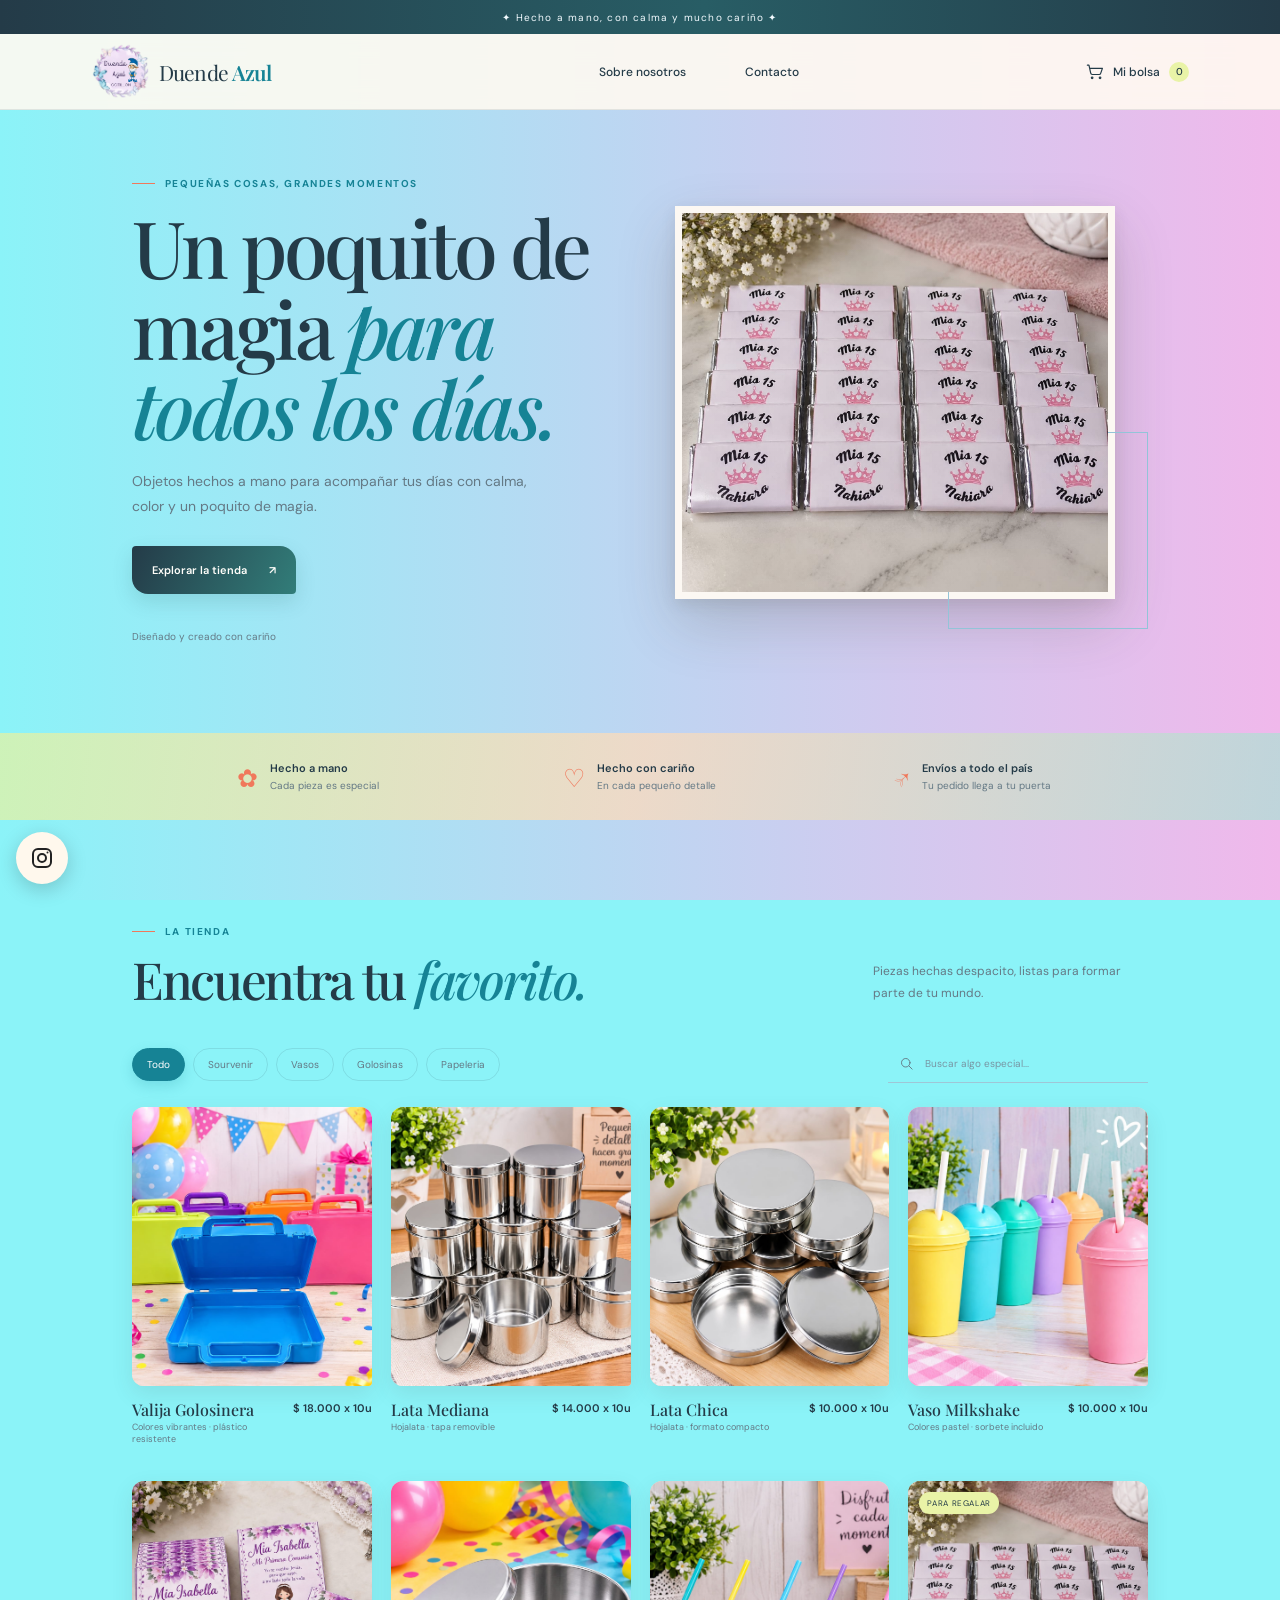
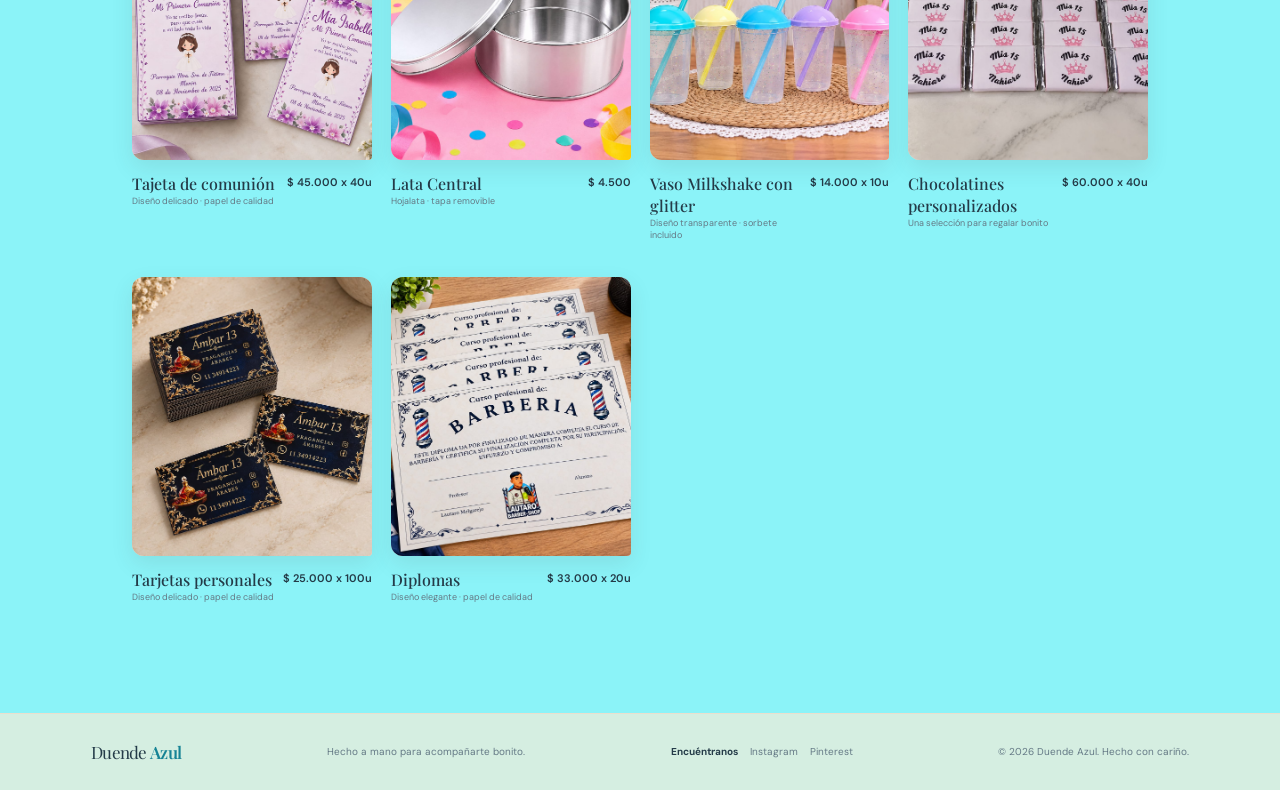
<file: index.html>
<!DOCTYPE html>
<html lang="es">
    <head>
        <meta charset="UTF-8">
        <meta name="viewport" content="width=device-width, initial-scale=1.0">
        <meta name="theme-color" content="#fff8ed">
        <meta name="description" content="Un poquito de magia para todos los días. Piezas únicas hechas a mano para acompañar tus rituales, decorar tus espacios y regalar con intención.">
        <meta name="google-site-verification" content="pccc0NBob2TAGiXbydBNfi_H_UTOMvvik0SLYGUXkLA" />
        <title>Duende Azul — Hecho para sentir</title>
        <link rel="icon" type="image/png" href="./imgs/duende.png">
        <link rel="apple-touch-icon" href="./imgs/duende.png">
        <link rel="stylesheet" href="./styles/index.css">
        <script src="./script/common.js" defer></script>
        <script src="./script/index.js" defer></script>
        <script type="application/ld+json">
            {
                "@context": "https://schema.org",
                "@type": "WebSite",
                "name": "Duende Azul — Hecho para sentir",
                "alternateName": "Duende Azul",
                "url": "https://duende-azul.github.io/inicio/"
            }
        </script>
    </head>
    <body>
        <div class="announcement">✦ Hecho a mano, con calma y mucho cariño ✦</div>
        <header class="site-header">
            <a class="brand" href="#inicio" aria-label="Duende Azul, ir al inicio"><img class="brand-img" src="./imgs/logo.webp" alt="" aria-hidden="true"><span>Duende <strong>Azul</strong></span></a>
            <button class="menu-toggle" type="button" aria-expanded="false" aria-controls="main-nav" aria-label="Abrir menú">
                <span></span>
                <span></span>
                <span></span>
            </button>
            <nav class="main-nav" id="main-nav" aria-label="Navegación principal">
                <a href="./pages/sobre-nosotros.html">Sobre nosotros</a>
                <a href="./pages/contact.html">Contacto</a>
            </nav>
            <button class="cart-trigger" id="cart-open" type="button" aria-label="Abrir carrito">
                <svg viewBox="0 0 24 24" aria-hidden="true">
                    <path d="M3 4h2l2.2 10.2a2 2 0 0 0 2 1.6h8.7a2 2 0 0 0 1.9-1.4L22 8H6M10 20a1 1 0 1 1-2 0 1 1 0 0 1 2 0Zm10 0a1 1 0 1 1-2 0 1 1 0 0 1 2 0Z"/>
                </svg>
                <span class="cart-label">Mi bolsa</span>
                <span class="cart-count" id="cart-count" aria-live="polite">0</span>
            </button>
        </header>
        <main>
            <section class="hero" id="inicio">
                <div class="hero-copy">
                    <p class="eyebrow"><span class="eyebrow-line"></span> Pequeñas cosas, grandes momentos</p>
                    <h1>Un poquito de magia <em>para todos los días.</em></h1>
                    <p class="hero-description">Objetos hechos a mano para acompañar tus días con calma, color y un poquito de magia.</p>
                    <a class="button button-dark" href="#productos">Explorar la tienda <span aria-hidden="true">↗</span></a>
                    <div class="hero-note">
                        <span>Diseñado y creado con cariño</span>
                    </div>
                </div>
                <div class="hero-art">
                    <div class="hero-image" role="region" aria-label="Carrusel de fotos artesanales" aria-roledescription="carrusel">
                        <img class="hero-slide is-active" src="./imgs/img1.jpeg" alt="" aria-hidden="true">
                        <img class="hero-slide is-hidden" src="./imgs/img2.jpeg" alt="" aria-hidden="true">
                        <img class="hero-slide is-hidden" src="./imgs/img3.jpeg" alt="" aria-hidden="true">
                        <img class="hero-slide is-hidden" src="./imgs/img4.jpeg" alt="" aria-hidden="true">
                        <img class="hero-slide is-hidden" src="./imgs/img5.jpeg" alt="" aria-hidden="true">
                        <img class="hero-slide is-hidden" src="./imgs/img6.jpeg" alt="" aria-hidden="true">
                        <img class="hero-slide is-hidden" src="./imgs/img7.jpeg" alt="" aria-hidden="true">
                        <button class="hero-arrow hero-arrow-prev" type="button" aria-label="Ver foto anterior" data-hero-prev>&lt;</button>
                        <button class="hero-arrow hero-arrow-next" type="button" aria-label="Ver foto siguiente" data-hero-next>&gt;</button>
                        <div class="hero-dots" aria-label="Elegir foto">
                            <button class="hero-dot is-active" type="button" aria-label="Mostrar foto 1" aria-pressed="true" data-hero-slide="0"></button>
                            <button class="hero-dot" type="button" aria-label="Mostrar foto 2" aria-pressed="false" data-hero-slide="1"></button>
                            <button class="hero-dot" type="button" aria-label="Mostrar foto 3" aria-pressed="false" data-hero-slide="2"></button>
                            <button class="hero-dot" type="button" aria-label="Mostrar foto 4" aria-pressed="false" data-hero-slide="3"></button>
                            <button class="hero-dot" type="button" aria-label="Mostrar foto 5" aria-pressed="false" data-hero-slide="4"></button>
                            <button class="hero-dot" type="button" aria-label="Mostrar foto 6" aria-pressed="false" data-hero-slide="5"></button>
                            <button class="hero-dot" type="button" aria-label="Mostrar foto 7" aria-pressed="false" data-hero-slide="6"></button>
                        </div>
                    </div>
                </div>
            </section>
            <section class="benefits" aria-label="Beneficios de la tienda">
                <div>
                    <span class="benefit-icon" aria-hidden="true">✿</span>
                    <span><strong>Hecho a mano</strong><small>Cada pieza es especial</small></span>
                </div>
                <div>
                    <span class="benefit-icon" aria-hidden="true">♡</span>
                    <span><strong>Hecho con cariño</strong><small>En cada pequeño detalle</small></span>
                </div>
                <div>
                    <span class="benefit-icon" aria-hidden="true">↗</span>
                    <span><strong>Envíos a todo el país</strong><small>Tu pedido llega a tu puerta</small></span>
                </div>
            </section>
            <section class="shop-section" id="productos">
                <div class="section-heading">
                    <div>
                        <p class="eyebrow"><span class="eyebrow-line"></span> La tienda</p>
                        <h2>Encuentra tu <em>favorito.</em></h2>
                    </div>
                    <p class="section-intro">Piezas hechas despacito, listas para formar parte de tu mundo.</p>
                </div>
                <div class="shop-controls">
                    <div class="filter-list" id="category-filters" aria-label="Filtrar por categoría">
                        <button class="filter-button is-active" type="button" data-category="todos" aria-pressed="true">Todo</button>
                        <button class="filter-button" type="button" data-category="sourvenir" aria-pressed="false">Sourvenir</button>
                        <button class="filter-button" type="button" data-category="vasos" aria-pressed="false">Vasos</button>
                        <button class="filter-button" type="button" data-category="golosina" aria-pressed="false">Golosinas</button>
                        <button class="filter-button" type="button" data-category="papeleria" aria-pressed="false">Papeleria</button>
                    </div>
                    <label class="search-box">
                        <span class="sr-only">Buscar productos</span>
                        <svg viewBox="0 0 24 24" aria-hidden="true">
                            <circle cx="10.8" cy="10.8" r="6.8"/>
                            <path d="m16 16 5 5"/>
                        </svg>
                        <input id="product-search" type="search" placeholder="Buscar algo especial..." autocomplete="off">
                    </label>
                </div>
                <div class="product-grid" id="product-grid" aria-live="polite"></div>
                <p class="empty-state" id="empty-state" hidden>No encontramos productos con esa búsqueda. Prueba con otra palabra ✿</p>
            </section>
        </main>
        <footer class="site-footer">
            <a class="brand footer-brand" href="./index.html#inicio" aria-label="Duende Azul, ir al inicio"><span>Duende <strong>Azul</strong></span></a>
            <p>Hecho a mano para acompañarte bonito.</p>
            <div class="footer-social">
                <strong>Encuéntranos</strong>
                <a href="https://www.instagram.com/duendeazul__?srtk=ZDFxNGxoZzVpNXJ2" target="_blank" rel="noreferrer">Instagram</a>
                <a href="https://www.pinterest.com/" target="_blank" rel="noreferrer">Pinterest</a>
            </div>
            <small>© <span id="current-year"></span> Duende Azul. Hecho con cariño.</small>
        </footer>
        <div class="product-modal" id="product-modal" aria-hidden="true">
            <div class="modal-backdrop" data-close-modal></div>
            <section class="modal-panel" role="dialog" aria-modal="true" aria-labelledby="modal-title">
                <button class="icon-button modal-close" type="button" aria-label="Cerrar producto" data-close-modal>×</button>
                <div class="modal-content" id="modal-content"></div>
            </section>
        </div>
        <aside class="cart-drawer" id="cart-drawer" aria-hidden="true" aria-labelledby="cart-title">
            <div class="drawer-backdrop" data-close-cart></div>
            <section class="drawer-panel">
                <div class="drawer-heading">
                    <div>
                        <p class="eyebrow">Tu selección</p>
                        <h2 id="cart-title">Mi bolsa <span id="drawer-count">(0)</span></h2>
                    </div>
                    <button class="icon-button" type="button" aria-label="Cerrar carrito" data-close-cart>×</button>
                </div>
                <div class="cart-items" id="cart-items"></div>
                <div class="cart-empty" id="cart-empty">
                    <span aria-hidden="true">✿</span>
                    <p>Tu bolsa todavía está vacía.</p>
                    <button type="button" class="text-link" data-close-cart>Volver a la tienda →</button>
                </div>
                <div class="cart-summary" id="cart-summary" hidden>
                    <div>
                        <span>Subtotal</span>
                        <strong id="cart-subtotal">$0</strong>
                    </div>
                    <small>Los costos de envío se coordinan al confirmar tu pedido.</small>
                    <button class="button button-dark checkout-button" id="checkout-button" type="button">
                        Consultar mi pedido
                        <span aria-hidden="true">↗</span>
                    </button>
                </div>
            </section>
        </aside>
        <div class="toast" id="toast" role="status" aria-live="polite"></div>
        <button class="back-to-top" id="back-to-top" type="button" aria-label="Volver arriba">↑</button>

        <a class="instagram-float" href="https://www.instagram.com/duendeazul__?srtk=ZDFxNGxoZzVpNXJ2" target="_blank" rel="noopener noreferrer" aria-label="Visitar Instagram de Duende Azul">
            <svg class="instagram-icon" viewBox="0 0 24 24" aria-hidden="true">
                <rect x="3" y="3" width="18" height="18" rx="5" ry="5"></rect>
                <circle cx="12" cy="12" r="4"></circle>
                <circle cx="17.5" cy="6.5" r="1" fill="currentColor" stroke="none"></circle>
            </svg>
        </a>
    </body>
</html>
</file>
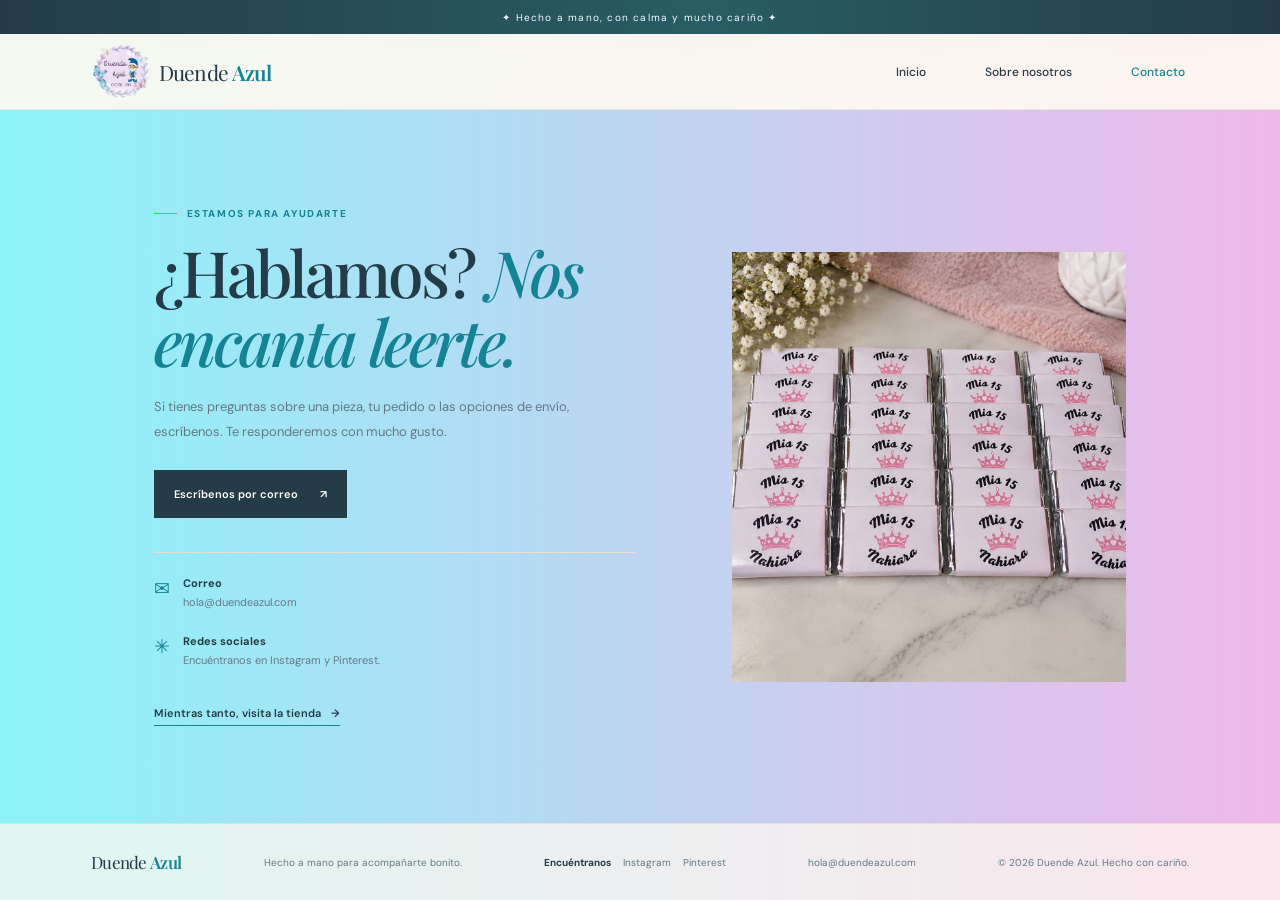
<file: pages/contact.html>
<!DOCTYPE html>
<html lang="es">
    <head>
        <meta charset="UTF-8">
        <meta name="viewport" content="width=device-width, initial-scale=1.0">
        <meta name="theme-color" content="#eaf7fc">
        <meta name="description" content="Ponte en contacto con Duende Azul para consultas sobre productos, pedidos y envíos.">
        <title>Contacto — Duende Azul</title>
        <link rel="icon" type="image/png" href="../imgs/duende.png">
        <link rel="stylesheet" href="../styles/contact.css">
        <script src="../script/common.js" defer></script>
    </head>
    <body>
        <div class="announcement">✦ Hecho a mano, con calma y mucho cariño ✦</div>
        <header class="site-header">
            <a class="brand" href="../index.html#inicio" aria-label="Duende Azul, ir al inicio"><img class="brand-img" src="../imgs/logo.webp" alt="" aria-hidden="true"><span>Duende <strong>Azul</strong></span></a>
            <button class="menu-toggle" type="button" aria-expanded="false" aria-controls="main-nav" aria-label="Abrir menú">
                <span></span>
                <span></span>
                <span></span>
            </button>
            <nav class="main-nav" id="main-nav" aria-label="Navegación principal">
                <a href="../index.html#inicio">Inicio</a>
                <a href="./sobre-nosotros.html">Sobre nosotros</a>
                <a href="./contact.html" aria-current="page">Contacto</a>
            </nav>
        </header>
        <main class="contact-page">
            <section class="contact-card">
                <p class="eyebrow"><span class="eyebrow-line"></span> Estamos para ayudarte</p>
                <h1>¿Hablamos? <em>Nos encanta leerte.</em></h1>
                <p class="contact-intro">Si tienes preguntas sobre una pieza, tu pedido o las opciones de envío, escríbenos. Te responderemos con mucho gusto.</p>
                <a class="button button-dark" href="mailto:hola@duendeazul.com?subject=Hola%20Duende%20Azul">Escríbenos por correo <span aria-hidden="true">↗</span></a>
                <div class="contact-details">
                    <div>
                        <span aria-hidden="true">✉</span>
                        <div>
                            <strong>Correo</strong>
                            <a href="mailto:hola@duendeazul.com">hola@duendeazul.com</a>
                        </div>
                    </div>
                    <div>
                        <span aria-hidden="true">✳</span>
                        <div>
                            <strong>Redes sociales</strong>
                            <p>Encuéntranos en Instagram y Pinterest.</p>
                        </div>
                    </div>
                </div>
                <a class="text-link" href="../index.html#productos">Mientras tanto, visita la tienda <span aria-hidden="true">→</span></a>
            </section>
            <div class="contact-art" role="img" aria-label="Detalles artesanales hechos con cuidado"></div>
        </main>
        <footer class="site-footer">
            <a class="brand footer-brand" href="../index.html#inicio" aria-label="Duende Azul, ir al inicio"><span>Duende <strong>Azul</strong></span></a>
            <p>Hecho a mano para acompañarte bonito.</p>
            <div class="footer-social">
                <strong>Encuéntranos</strong>
                <a href="https://www.instagram.com/duendeazul__?srtk=ZDFxNGxoZzVpNXJ2" target="_blank" rel="noreferrer">Instagram</a>
                <a href="https://www.pinterest.com/" target="_blank" rel="noreferrer">Pinterest</a>
            </div>
            <a href="mailto:hola@duendeazul.com">hola@duendeazul.com</a>
            <small>© <span id="current-year"></span> Duende Azul. Hecho con cariño.</small>
        </footer>
        <button class="back-to-top" id="back-to-top" type="button" aria-label="Volver arriba">↑</button>
    </body>
</html>
</file>
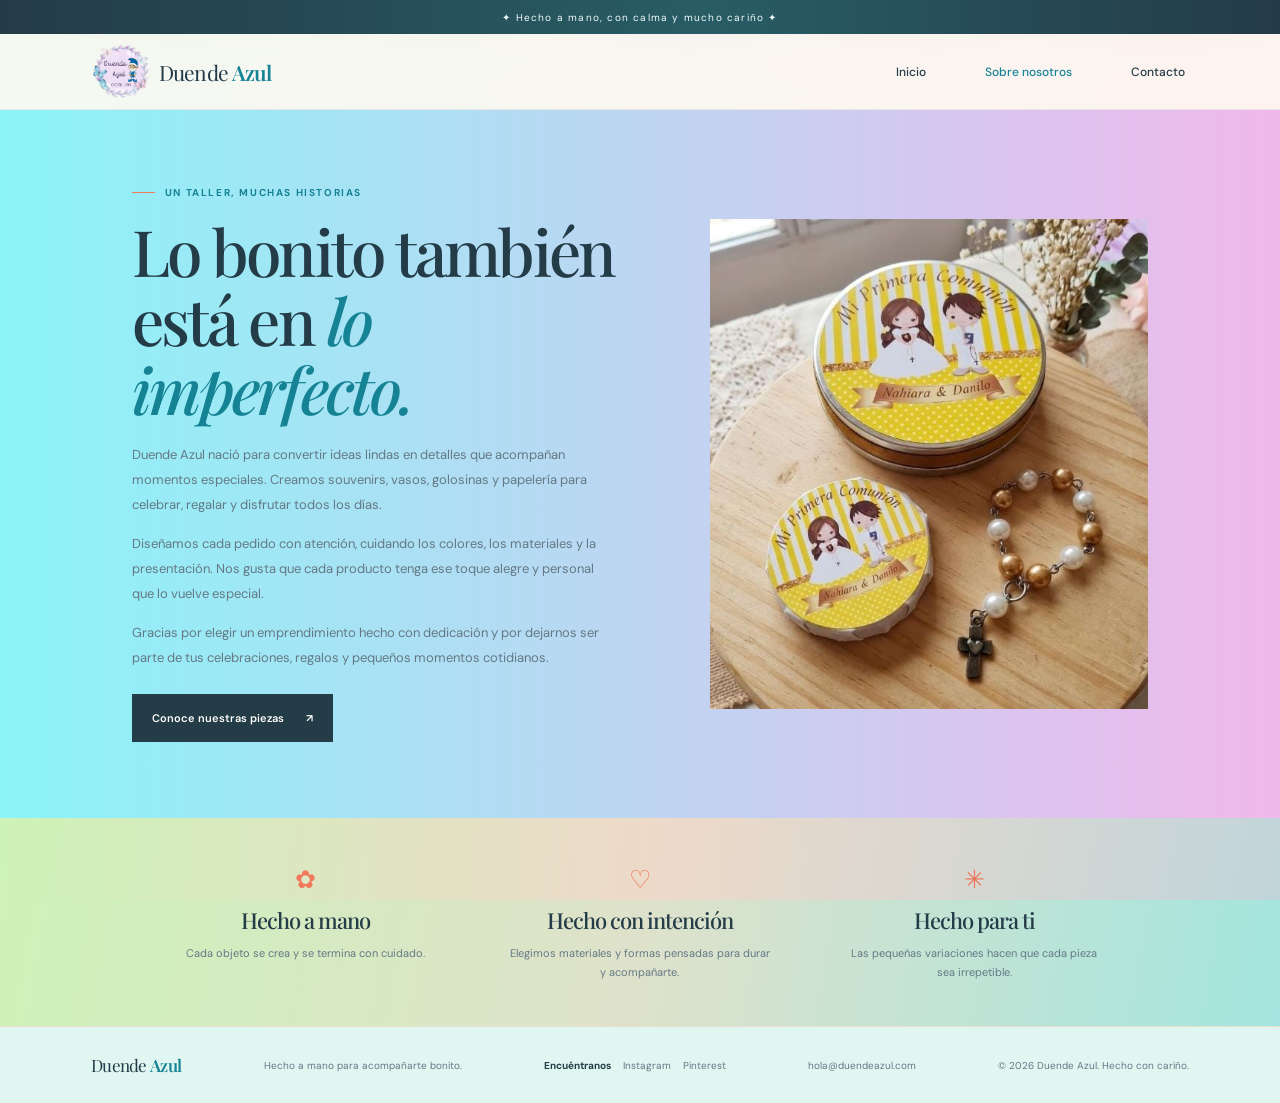
<file: pages/sobre-nosotros.html>
<!DOCTYPE html>
<html lang="es">
    <head>
        <meta charset="UTF-8">
        <meta name="viewport" content="width=device-width, initial-scale=1.0">
        <meta name="theme-color" content="#eaf7fc">
        <meta name="description" content="Conoce a Duende Azul, nuestro taller y la historia detrás de cada pieza artesanal.">
        <title>Sobre nosotros — Duende Azul</title>
        <link rel="icon" type="image/png" href="../imgs/duende.png">
        <link rel="stylesheet" href="../styles/sobre-nosotros.css">
        <script src="../script/common.js" defer></script>
    </head>
    <body>
        <div class="announcement">✦ Hecho a mano, con calma y mucho cariño ✦</div>
        <header class="site-header">
            <a class="brand" href="../index.html#inicio" aria-label="Duende Azul, ir al inicio"><img class="brand-img" src="../imgs/logo.webp" alt="" aria-hidden="true"><span>Duende <strong>Azul</strong></span></a>
            <button class="menu-toggle" type="button" aria-expanded="false" aria-controls="main-nav" aria-label="Abrir menú">
                <span></span>
                <span></span>
                <span></span>
            </button>
            <nav class="main-nav" id="main-nav" aria-label="Navegación principal">
                <a href="../index.html#inicio">Inicio</a>
                <a href="./sobre-nosotros.html" aria-current="page">Sobre nosotros</a>
                <a href="./contact.html">Contacto</a>
            </nav>
        </header>
        <main>
            <section class="about-hero">
                <div class="about-copy">
                    <p class="eyebrow"><span class="eyebrow-line"></span> Un taller, muchas historias</p>
                    <h1>Lo bonito también está en <em>lo imperfecto.</em></h1>
                    <p>
                        Duende Azul nació para convertir ideas lindas en detalles que acompañan momentos especiales. Creamos
                        souvenirs, vasos, golosinas y papelería para celebrar, regalar y disfrutar todos los días.
                    </p>
                    <p>
                        Diseñamos cada pedido con atención, cuidando los colores, los materiales y la presentación. Nos gusta
                        que cada producto tenga ese toque alegre y personal que lo vuelve especial.
                    </p>
                    <p>
                        Gracias por elegir un emprendimiento hecho con dedicación y por dejarnos ser parte de tus celebraciones,
                        regalos y pequeños momentos cotidianos.
                    </p>
                    <a class="button button-dark" href="../index.html#productos">Conoce nuestras piezas <span aria-hidden="true">↗</span></a>
                </div>
                <div class="about-image" role="img" aria-label="Un espacio de trabajo artesanal iluminado por la luz natural"></div>
            </section>
            <section class="values-section" aria-label="Lo que nos inspira">
                <div>
                    <span aria-hidden="true">✿</span>
                    <h2>Hecho a mano</h2>
                    <p>Cada objeto se crea y se termina con cuidado.</p>
                </div>
                <div>
                    <span aria-hidden="true">♡</span>
                    <h2>Hecho con intención</h2>
                    <p>Elegimos materiales y formas pensadas para durar y acompañarte.</p>
                </div>
                <div>
                    <span aria-hidden="true">✳</span>
                    <h2>Hecho para ti</h2>
                    <p>Las pequeñas variaciones hacen que cada pieza sea irrepetible.</p>
                </div>
            </section>
        </main>
        <footer class="site-footer">
            <a class="brand footer-brand" href="../index.html#inicio" aria-label="Duende Azul, ir al inicio"><span>Duende <strong>Azul</strong></span></a>
            <p>Hecho a mano para acompañarte bonito.</p>
            <div class="footer-social">
                <strong>Encuéntranos</strong>
                <a href="https://www.instagram.com/duendeazul__?srtk=ZDFxNGxoZzVpNXJ2" target="_blank" rel="noreferrer">Instagram</a>
                <a href="https://www.pinterest.com/" target="_blank" rel="noreferrer">Pinterest</a>
            </div>
            <a href="mailto:hola@duendeazul.com">hola@duendeazul.com</a>
            <small>© <span id="current-year"></span> Duende Azul. Hecho con cariño.</small>
        </footer>
        <button class="back-to-top" id="back-to-top" type="button" aria-label="Volver arriba">↑</button>
    </body>
</html>
</file>
<file: styles/index.css>
@import url('https://fonts.googleapis.com/css2?family=DM+Sans:wght@400;500;600;700&family=Playfair+Display:ital,wght@0,500;0,600;0,700;1,500;1,600&display=swap');

:root {
    --ink: #243b48;
    --muted: #647985;
    --paper: #fff9ef;
    --white: #fffefa;
    --sage: #e9f3a7;
    --sage-dark: #168395;
    --clay: #f0785b;
    --line: #eadfce;
    --serif: 'Playfair Display', Georgia, serif;
    --sans: 'DM Sans', Arial, sans-serif;
}

* {
    box-sizing: border-box;
}

html {
    scroll-behavior: smooth;
    scroll-padding-top: 90px;
}

body {
    margin: 0;
    background-color: #8bf3f8;
    background-image: linear-gradient(90deg, #8bf3f8 0%, #f0b8eb 100%);
    background-attachment: fixed;
    color: var(--ink);
    font-family: var(--sans);
    -webkit-font-smoothing: antialiased;
}

body.no-scroll {
    overflow: hidden;
}

a {
    color: inherit;
    text-decoration: none;
}

button, input {
    font: inherit;
}

button {
    color: inherit;
}

::selection {
    background: #f8c5a7;
}

.sr-only {
    position: absolute;
    width: 1px;
    height: 1px;
    padding: 0;
    margin: -1px;
    overflow: hidden;
    clip: rect(0, 0, 0, 0);
    white-space: nowrap;
    border: 0;
}

.announcement {
    min-height: 34px;
    display: flex;
    align-items: center;
    justify-content: center;
    gap: 10px;
    padding: 7px 16px;
    background: linear-gradient(90deg, #243b48, #285d65 55%, #243b48);
    color: #f3fbff;
    font-size: 10px;
    letter-spacing: .12em;
    text-align: center;
}

.announcement span {
    color: #a9dff1;
}

.site-header {
    position: sticky;
    z-index: 10;
    top: 0;
    height: 76px;
    display: flex;
    align-items: center;
    justify-content: space-between;
    padding: 0 7.1%;
    background: rgba(255, 250, 241, .9);
    border-bottom: 1px solid rgba(36, 59, 72, .1);
    backdrop-filter: blur(14px);
}

.brand {
    display: inline-flex;
    align-items: center;
    gap: 8px;
    color: var(--ink);
    font-family: var(--serif);
    font-size: 21px;
    letter-spacing: -.04em;
    white-space: nowrap;
}

.brand strong {
    color: var(--sage-dark);
    font-weight: 600;
}

.brand-mark {
    color: var(--clay);
    font-family: var(--sans);
    font-size: 23px;
}

.brand-img{
    width: 60px;
}

.main-nav {
    display: flex;
    align-items: center;
    gap: clamp(22px, 4vw, 54px);
    margin-left: 50px;
}

.main-nav a, .cart-trigger {
    font-size: 12px;
    font-weight: 500;
    transition: color .2s;
}

.main-nav a {
    position: relative;
    padding: 10px 4px;
}

.main-nav a::after {
    position: absolute;
    right: 4px;
    bottom: 4px;
    left: 4px;
    height: 1px;
    background: var(--sage-dark);
    content: '';
    transform: scaleX(0);
    transform-origin: left;
    transition: transform .22s ease;
}

.main-nav a:hover, .main-nav a:focus-visible, .cart-trigger:hover {
    color: var(--sage-dark);
}

.main-nav a:hover::after, .main-nav a:focus-visible::after {
    transform: scaleX(1);
}

.main-nav a[aria-current="page"] {
    color: var(--sage-dark);
}

.menu-toggle {
    display: none;
}

.cart-trigger {
    display: flex;
    align-items: center;
    gap: 9px;
    padding: 9px 0 9px 8px;
    border: 0;
    background: none;
    cursor: pointer;
}

.cart-trigger svg {
    width: 19px;
    fill: none;
    stroke: currentColor;
    stroke-linecap: round;
    stroke-linejoin: round;
    stroke-width: 1.5;
}

.cart-count {
    width: 20px;
    height: 20px;
    display: grid;
    place-items: center;
    border-radius: 50%;
    background: var(--sage);
    font-size: 10px;
}

.hero {
    max-width: 1440px;
    min-height: 575px;
    display: grid;
    grid-template-columns: 1fr .96fr;
    align-items: center;
    gap: 5%;
    margin: 0 auto;
    padding: 67px 10.3% 75px;
}

.hero-copy {
    max-width: 510px;
    padding-bottom: 15px;
}

.eyebrow {
    display: flex;
    align-items: center;
    gap: 10px;
    margin: 0 0 17px;
    color: var(--sage-dark);
    font-size: 10px;
    font-weight: 700;
    letter-spacing: .16em;
    text-transform: uppercase;
}

.eyebrow-line {
    width: 23px;
    height: 1px;
    background: var(--clay);
}

h1, h2, p {
    margin-top: 0;
}

h1, h2 {
    font-family: var(--serif);
    font-weight: 500;
    letter-spacing: -.045em;
}

h1 {
    max-width: 520px;
    margin-bottom: 20px;
    font-size: clamp(48px, 6.2vw, 79px);
    line-height: 1.02;
}

h1 em, h2 em {
    color: var(--sage-dark);
    font-weight: 500;
}

.hero-description {
    max-width: 400px;
    margin-bottom: 27px;
    color: var(--muted);
    font-size: 14px;
    line-height: 1.8;
}

.button {
    min-height: 48px;
    display: inline-flex;
    align-items: center;
    justify-content: center;
    gap: 22px;
    padding: 0 20px;
    border: 0;
    cursor: pointer;
    font-size: 11px;
    font-weight: 600;
    transition: transform .2s, background .2s;
}

.button:hover {
    transform: translateY(-2px);
}

.button-dark {
    border-radius: 4px 16px 4px 16px;
    background: linear-gradient(115deg, #243b48, #327d79);
    color: var(--white);
    box-shadow: 0 8px 20px rgba(39, 94, 96, .16);
}

.button-dark:hover {
    background: linear-gradient(115deg, #315767, #159291);
    box-shadow: 0 12px 24px rgba(39, 94, 96, .24);
}

.hero-note {
    display: flex;
    align-items: center;
    gap: 11px;
    margin-top: 36px;
    color: var(--muted);
    font-size: 10px;
}

.note-stars {
    color: var(--clay);
    letter-spacing: 3px;
}

.hero-art {
    position: relative;
    width: 100%;
    max-width: 515px;
    height: 423px;
    justify-self: end;
}

.hero-image {
    position: absolute;
    inset: 0 7% 7% 0;
    overflow: hidden;
    border: 7px solid rgba(255, 255, 255, .82);
    background: #f0d8bd;
    box-shadow: 0 24px 55px rgba(66, 63, 45, .2), 0 5px 14px rgba(66, 63, 45, .1);
}

.hero-slide {
    position: absolute;
    z-index: 1;
    inset: 0;
    width: 100%;
    height: 100%;
    object-fit: cover;
    transform: translateX(100%);
    transition: transform .6s cubic-bezier(.22, .61, .36, 1), opacity .6s ease;
}

.hero-slide.is-active {
    z-index: 2;
    opacity: 1;
    transform: translateX(0);
}

.hero-slide.is-hidden {
    opacity: 0;
    transform: translateX(100%);
    transition: none;
}

.hero-slide.is-reveal-incoming {
    z-index: 1;
    opacity: 1;
    filter: blur(8px);
    transform: translateX(-100%);
    transition: none;
}

.hero-image.is-reveal-backward .hero-slide.is-reveal-incoming {
    z-index: 1;
    transform: translateX(0);
}

.hero-image.is-reveal-forward.is-reveal-transition .hero-slide.is-reveal-incoming {
    z-index: 3;
    opacity: 1;
    transform: translateX(100%);
    box-shadow: 0 10px 28px rgba(18, 45, 59, .3);
}

.hero-image.is-reveal-forward .hero-slide.is-exiting {
    z-index: 2;
    opacity: 1;
    filter: blur(0);
    transition: none;
}

.hero-slide.is-exiting {
    z-index: 1;
    opacity: 1;
    transform: translateX(0);
    box-shadow: 0 10px 28px rgba(18, 45, 59, .3);
}

.hero-image.is-reveal-transition .hero-slide.is-active {
    z-index: 1;
}

.hero-image.is-reveal-transition .hero-slide.is-exiting {
    z-index: 2;
    opacity: 1;
    transition: none;
}

.hero-image.is-reveal-backward.is-moving .hero-slide.is-exiting {
    transform: translateX(100%);
    transition: transform .6s cubic-bezier(.22, .61, .36, 1);
}

.hero-image.is-reveal-forward.is-moving .hero-slide.is-exiting {
    z-index: 2;
    opacity: 1;
    filter: blur(8px);
    transform: translateX(0);
    transition: filter .6s ease;
}

.hero-image.is-reveal-transition.is-moving .hero-slide.is-reveal-incoming {
    z-index: 3;
    opacity: 1;
    filter: blur(0);
    transform: translateX(0);
    transition: transform .6s cubic-bezier(.22, .61, .36, 1), filter .6s cubic-bezier(.22, .61, .36, 1);
}

.hero-image.is-reveal-backward.is-moving .hero-slide.is-reveal-incoming {
    z-index: 1;
    transform: translateX(0);
}

.hero-arrow {
    position: absolute;
    z-index: 5;
    top: 50%;
    width: 38px;
    height: 38px;
    display: grid;
    place-items: center;
    border: 1px solid rgba(255, 255, 255, .7);
    border-radius: 50%;
    background: rgba(23, 59, 80, .58);
    color: white;
    cursor: pointer;
    font-size: 25px;
    line-height: 1;
    opacity: 0;
    pointer-events: none;
    transform: translateY(-50%);
    transition: background .2s, opacity .2s, transform .2s;
}

.hero-art:hover .hero-arrow,
.hero-art:has(:focus-visible) .hero-arrow,
.hero-art.controls-visible .hero-arrow {
    opacity: 1;
    pointer-events: auto;
}

.hero-arrow:hover {
    background: rgba(23, 59, 80, .85);
}

.hero-arrow:focus-visible {
    outline: 2px solid white;
    outline-offset: 3px;
}

.hero-arrow-prev {
    left: 14px;
}

.hero-arrow-next {
    right: 14px;
}

.hero-dots {
    position: absolute;
    z-index: 5;
    right: auto;
    bottom: 12px;
    left: 50%;
    display: flex;
    justify-content: center;
    gap: 9px;
    padding: 7px 9px;
    border: 1px solid rgba(255, 255, 255, .5);
    border-radius: 999px;
    background: rgba(36, 59, 72, .58);
    box-shadow: 0 4px 14px rgba(23, 39, 44, .2);
    backdrop-filter: blur(8px);
    opacity: 0;
    pointer-events: none;
    transform: translateX(-50%);
    transition: opacity .2s;
}

.hero-dots::before {
    position: absolute;
    top: 7px;
    left: 9px;
    width: 9px;
    height: 9px;
    border-radius: 50%;
    background: #fff;
    box-shadow: 0 0 9px rgba(255, 255, 255, .7);
    content: '';
    pointer-events: none;
    transform: translateX(calc(var(--active-dot-index, 0) * 18px));
    transition: transform .35s cubic-bezier(.22, .61, .36, 1);
}

.hero-art:hover .hero-dots,
.hero-art:has(:focus-visible) .hero-dots,
.hero-art.controls-visible .hero-dots {
    opacity: 1;
    pointer-events: auto;
}

.hero-dot {
    position: relative;
    z-index: 1;
    width: 9px;
    height: 9px;
    flex: 0 0 9px;
    padding: 0;
    border: 0;
    border-radius: 50%;
    background: rgba(255, 255, 255, .48);
    cursor: pointer;
    transition: background .2s;
}

.hero-dot.is-active {
    background: transparent;
}

.hero-dot:focus-visible {
    outline: 2px solid var(--sage-dark);
    outline-offset: 3px;
}

.hero-image::after {
    position: absolute;
    z-index: 4;
    inset: 0;
    background: linear-gradient(145deg, rgba(255, 239, 215, .025), rgba(36, 59, 72, .035));
    pointer-events: none;
    content: '';
}

.hero-art::before {
    position: absolute;
    z-index: 1;
    right: 0;
    bottom: 0;
    width: 42%;
    height: 46%;
    border: 1px solid #93c4d8;
    content: '';
}

.hero-caption {
    position: absolute;
    z-index: 2;
    right: 4%;
    bottom: 10px;
    color: #fff;
    font-family: var(--serif);
    font-size: 13px;
    font-style: italic;
    text-shadow: 0 1px 7px #332a22;
}

.benefits {
    display: grid;
    grid-template-columns: repeat(3, 1fr);
    gap: 24px;
    padding: 27px 12%;
    background: linear-gradient(100deg, rgba(231, 242, 160, .72), rgba(255, 219, 185, .72), rgba(172, 224, 213, .72));
}

.benefits > div {
    display: flex;
    align-items: center;
    justify-content: center;
    gap: 12px;
}

.benefit-icon {
    color: var(--clay);
    font-family: var(--serif);
    font-size: 25px;
}

.benefits strong, .benefits small {
    display: block;
}

.benefits strong {
    margin-bottom: 4px;
    font-size: 11px;
    font-weight: 600;
}

.benefits small {
    color: var(--muted);
    font-size: 10px;
}

.shop-section {
    max-width: 1440px;
    margin: 0 auto;
    padding: 105px 10.3% 110px;
}

.section-heading {
    display: flex;
    align-items: end;
    justify-content: space-between;
    gap: 30px;
    margin-bottom: 37px;
}

.section-heading .eyebrow {
    margin-bottom: 13px;
}

h2 {
    margin-bottom: 0;
    font-size: clamp(37px, 4vw, 53px);
    line-height: 1.12;
}

.section-intro {
    max-width: 275px;
    margin: 0 0 4px;
    color: var(--muted);
    font-size: 12px;
    line-height: 1.8;
}

.shop-controls {
    display: flex;
    align-items: center;
    justify-content: space-between;
    gap: 20px;
    margin-bottom: 24px;
}

.filter-list {
    display: flex;
    flex-wrap: wrap;
    gap: 8px;
}

.filter-button {
    padding: 9px 14px;
    border: 1px solid rgba(36, 59, 72, .12);
    border-radius: 999px;
    background: transparent;
    color: var(--muted);
    cursor: pointer;
    font-size: 10px;
    transition: .2s;
}

.filter-button:hover, .filter-button.is-active {
    border-color: var(--sage-dark);
    color: var(--sage-dark);
}

.filter-button.is-active {
    background: var(--sage-dark);
    color: white;
    box-shadow: 0 5px 13px rgba(22, 131, 149, .2);
}

.search-box {
    width: min(260px, 100%);
    height: 38px;
    display: flex;
    align-items: center;
    gap: 9px;
    padding: 0 11px;
    border-bottom: 1px solid #9fc6d6;
}

.search-box svg {
    width: 15px;
    flex: 0 0 15px;
    fill: none;
    stroke: var(--muted);
    stroke-width: 1.5;
    stroke-linecap: round;
}

.search-box input {
    width: 100%;
    border: 0;
    outline: 0;
    background: transparent;
    color: var(--ink);
    font-size: 10px;
}

.search-box input::placeholder {
    color: #7895a3;
}

.product-grid {
    display: grid;
    grid-template-columns: repeat(4, minmax(0, 1fr));
    gap: 36px 19px;
}

.product-card {
    min-width: 0;
}

.product-image-wrap {
    position: relative;
    overflow: hidden;
    aspect-ratio: 4 / 4.65;
    border-radius: 12px 12px 4px 12px;
    background: #f0e2cf;
    box-shadow: 0 8px 22px rgba(66, 63, 45, .1);
    transition: box-shadow .3s, transform .3s;
}

.product-card:hover .product-image-wrap {
    box-shadow: 0 16px 32px rgba(66, 63, 45, .17);
    transform: translateY(-4px);
}

.product-image {
    width: 100%;
    height: 100%;
    display: block;
    object-fit: cover;
    transition: transform .5s cubic-bezier(.2,.7,.2,1);
}

.product-card:hover .product-image {
    transform: scale(1.045);
}

.view-product {
    position: absolute;
    z-index: 2;
    right: 10px;
    bottom: 10px;
    display: none;
    min-height: 38px;
    padding: 0 13px;
    border: 0;
    background: var(--white);
    color: var(--ink);
    cursor: pointer;
    font-size: 10px;
    font-weight: 600;
}

.product-badge {
    position: absolute;
    top: 11px;
    left: 11px;
    padding: 6px 8px;
    border-radius: 999px;
    background: #e9f3a7;
    color: var(--ink);
    font-size: 8px;
    letter-spacing: .08em;
    text-transform: uppercase;
}

.product-info {
    display: flex;
    align-items: start;
    justify-content: space-between;
    gap: 7px;
    padding-top: 13px;
}

.product-name {
    margin: 0 0 5px;
    font-family: var(--serif);
    font-size: 16px;
    font-weight: 500;
}

.product-description {
    margin: 0;
    color: var(--muted);
    font-size: 9px;
}

.product-price {
    flex: 0 0 auto;
    padding-top: 2px;
    font-size: 11px;
    font-weight: 600;
}

.empty-state {
    padding: 45px 0;
    color: var(--muted);
    text-align: center;
    font-size: 13px;
}

.text-link {
    display: inline-flex;
    gap: 10px;
    align-items: center;
    margin-top: 8px;
    padding: 0 0 5px;
    border: 0;
    border-bottom: 1px solid var(--sage-dark);
    background: none;
    color: var(--ink);
    cursor: pointer;
    font-size: 11px;
    font-weight: 600;
}

.site-footer {
    display: flex;
    align-items: center;
    justify-content: space-between;
    gap: 20px;
    padding: 27px 7.1%;
    border-top: 1px solid var(--line);
    background: rgba(241, 238, 216, .72);
}

.footer-brand {
    font-size: 17px;
}

.footer-brand .brand-mark {
    font-size: 20px;
}

.site-footer p, .site-footer a:not(.brand), .site-footer small {
    margin: 0;
    color: var(--muted);
    font-size: 10px;
}

.footer-social {
    display: flex;
    align-items: center;
    gap: 12px;
}

.footer-social strong {
    color: var(--ink);
    font-size: 10px;
}

.footer-social a:hover {
    color: var(--sage-dark);
}

.product-modal, .cart-drawer {
    position: fixed;
    z-index: 30;
    inset: 0;
    visibility: hidden;
    pointer-events: none;
}

.product-modal.is-open, .cart-drawer.is-open {
    visibility: visible;
    pointer-events: auto;
}

.modal-backdrop, .drawer-backdrop {
    position: absolute;
    inset: 0;
    background: rgba(23, 31, 26, .48);
    opacity: 0;
    transition: opacity .25s;
}

.is-open .modal-backdrop, .is-open .drawer-backdrop {
    opacity: 1;
}

.modal-panel {
    position: absolute;
    inset: 4vh 4vw;
    overflow-y: auto;
    background: var(--paper);
    opacity: 0;
    transform: translateY(15px);
    transition: opacity .25s, transform .25s;
}

.is-open .modal-panel {
    opacity: 1;
    transform: translateY(0);
}

.icon-button {
    width: 40px;
    height: 40px;
    display: grid;
    place-items: center;
    border: 1px solid var(--line);
    border-radius: 50%;
    background: transparent;
    cursor: pointer;
    font-size: 26px;
    line-height: 1;
}

.modal-close {
    position: absolute;
    z-index: 2;
    top: 20px;
    right: 20px;
    background: var(--paper);
}

.modal-content {
    min-height: 100%;
    display: grid;
    grid-template-columns: 1fr 1fr;
    align-items: center;
    gap: 8%;
    padding: 7% 10%;
}

.modal-product-image {
    width: 100%;
    max-height: 75vh;
    aspect-ratio: 4 / 4.5;
    object-fit: cover;
    background: #d9edf5;
}

.modal-product-copy {
    max-width: 420px;
}

.modal-product-copy h2 {
    margin-bottom: 12px;
    font-size: clamp(39px, 5vw, 60px);
}

.modal-price {
    margin: 0 0 21px;
    font-size: 15px;
    font-weight: 600;
}

.variant-choice {
    display: grid;
    gap: 7px;
    margin-bottom: 18px;
    color: var(--muted);
    font-size: 10px;
    font-weight: 600;
}

.variant-choice select {
    width: 100%;
    min-height: 40px;
    padding: 0 11px;
    border: 1px solid var(--line);
    border-radius: 4px;
    background: var(--white);
    color: var(--ink);
    cursor: pointer;
    font-size: 11px;
}

.modal-variant-label {
    color: var(--sage-dark);
    font-weight: 600;
}

.modal-description {
    margin-bottom: 23px;
    color: var(--muted);
    font-size: 13px;
    line-height: 1.9;
}

.modal-details {
    margin: 0 0 25px;
    padding: 18px 0;
    border-top: 1px solid var(--line);
    border-bottom: 1px solid var(--line);
    list-style: none;
}

.modal-details li {
    display: flex;
    gap: 10px;
    margin: 8px 0;
    color: var(--muted);
    font-size: 11px;
}

.modal-details li::before {
    color: var(--clay);
    content: '✳';
}

.modal-actions {
    display: flex;
    align-items: center;
    gap: 11px;
}

.quantity-control {
    height: 48px;
    display: flex;
    align-items: center;
    border: 1px solid #d9d6cc;
}

.quantity-control button {
    width: 37px;
    height: 100%;
    border: 0;
    background: transparent;
    cursor: pointer;
    font-size: 17px;
}

.quantity-control span {
    min-width: 18px;
    text-align: center;
    font-size: 12px;
}

.modal-actions .button {
    flex: 1;
}

.modal-added {
    min-height: 17px;
    margin-top: 12px;
    color: var(--sage-dark);
    font-size: 11px;
}

.drawer-panel {
    position: absolute;
    top: 0;
    right: 0;
    width: min(440px, 100%);
    height: 100%;
    display: flex;
    flex-direction: column;
    padding: 31px 29px 25px;
    background: var(--paper);
    transform: translateX(100%);
    transition: transform .3s;
}

.is-open .drawer-panel {
    transform: translateX(0);
}

.drawer-heading {
    display: flex;
    align-items: center;
    justify-content: space-between;
    padding-bottom: 22px;
    border-bottom: 1px solid var(--line);
}

.drawer-heading .eyebrow {
    margin-bottom: 6px;
    font-size: 9px;
}

.drawer-heading h2 {
    font-size: 31px;
}

.drawer-heading h2 span {
    color: var(--muted);
    font-family: var(--sans);
    font-size: 13px;
    letter-spacing: 0;
}

.cart-items {
    overflow-y: auto;
    flex: 1;
}

.cart-line {
    display: grid;
    grid-template-columns: 72px 1fr auto;
    gap: 13px;
    padding: 17px 0;
    border-bottom: 1px solid var(--line);
}

.cart-line img {
    width: 72px;
    height: 86px;
    object-fit: cover;
}

.cart-line h3 {
    margin: 2px 0 6px;
    font-family: var(--serif);
    font-size: 15px;
    font-weight: 500;
}

.cart-line p {
    margin: 0;
    color: var(--muted);
    font-size: 10px;
}

.cart-line-price {
    font-size: 11px;
    font-weight: 600;
}

.cart-line-controls {
    display: flex;
    align-items: center;
    gap: 11px;
    margin-top: 11px;
}

.cart-line-controls button {
    width: 22px;
    height: 22px;
    border: 1px solid var(--line);
    background: transparent;
    cursor: pointer;
}

.cart-line-controls span {
    font-size: 10px;
}

.cart-remove {
    margin-left: 6px;
    border: 0 !important;
    color: var(--muted);
    font-size: 13px;
}

.cart-empty {
    margin: auto;
    color: var(--muted);
    text-align: center;
}

.cart-empty > span {
    color: var(--clay);
    font-size: 32px;
}

.cart-empty p {
    margin: 13px 0;
    font-size: 13px;
}

.cart-empty .text-link {
    margin-top: 0;
}

.cart-summary {
    padding-top: 20px;
    border-top: 1px solid var(--line);
}

.cart-summary > div {
    display: flex;
    justify-content: space-between;
    margin-bottom: 9px;
    font-size: 13px;
}

.cart-summary small {
    display: block;
    margin-bottom: 17px;
    color: var(--muted);
    font-size: 10px;
    line-height: 1.6;
}

.checkout-button {
    width: 100%;
    justify-content: space-between;
}

.toast {
    position: fixed;
    z-index: 50;
    right: 24px;
    bottom: 24px;
    max-width: calc(100vw - 48px);
    padding: 13px 18px;
    background: var(--ink);
    color: white;
    opacity: 0;
    pointer-events: none;
    transform: translateY(10px);
    transition: .25s;
    font-size: 11px;
}

.toast.is-visible {
    opacity: 1;
    transform: translateY(0);
}

.back-to-top {
    position: fixed;
    z-index: 20;
    right: 23px;
    bottom: 23px;
    width: 45px;
    height: 45px;
    display: grid;
    place-items: center;
    border: 1px solid rgba(23,59,80,.12);
    border-radius: 50%;
    background: var(--ink);
    color: white;
    cursor: pointer;
    font-size: 23px;
    opacity: 0;
    visibility: hidden;
    pointer-events: none;
    transform: translateY(10px);
    transition: opacity .2s, transform .2s, visibility .2s, background .2s;
}

.back-to-top:hover {
    background: var(--sage-dark);
    transform: translateY(-3px);
}

.back-to-top.is-visible {
    opacity: 1;
    visibility: visible;
    pointer-events: auto;
    transform: translateY(0);
}

.instagram-float {
    position: fixed;
    z-index: 1000;
    left: 1rem;
    bottom: 1rem;
    width: 3.25rem;
    height: 3.25rem;
    display: grid;
    place-items: center;
    border-radius: 50%;
    background: #fff8ed;
    color: #222;
    box-shadow: 0 0.35rem 1.25rem rgba(0, 0, 0, .18);
}

.instagram-float:focus-visible {
    outline: 3px solid var(--sage-dark);
    outline-offset: 3px;
}

.instagram-icon {
    width: 24px;
    height: 24px;
    fill: none;
    stroke: currentColor;
    stroke-width: 2;
    stroke-linecap: round;
    stroke-linejoin: round;
}

.instagram-icon circle:last-child {
    fill: currentColor;
    stroke: none;
}

@media (max-width: 900px) {
    .site-header {
        padding: 0 5%;
    }

    .hero {
        gap: 4%;
        padding-right: 7%;
        padding-left: 7%;
    }

    .hero-art {
        height: 370px;
    }

    .product-grid {
        grid-template-columns: repeat(3, minmax(0, 1fr));
    }

    .shop-section {
        padding-right: 7%;
        padding-left: 7%;
    }

    .site-footer {
        flex-wrap: wrap;
        padding-right: 5%;
        padding-left: 5%;
    }
}

@media (max-width: 760px) {
    .announcement {
        min-height: 31px;
        font-size: 8px;
    }

    .site-header {
        height: 65px;
        padding: 0 5%;
    }

    .brand {
        gap: 5px;
        font-size: 17px;
    }

    .brand-mark {
        font-size: 20px;
    }

    .menu-toggle {
        width: 40px;
        height: 40px;
        display: flex;
        flex-direction: column;
        align-items: center;
        justify-content: center;
        gap: 5px;
        margin-left: auto;
        padding: 8px;
        border: 0;
        background: transparent;
        cursor: pointer;
    }

    .menu-toggle span {
        width: 21px;
        height: 2px;
        background: var(--ink);
        transition: transform .2s, opacity .2s;
    }

    .menu-toggle[aria-expanded="true"] span:first-child {
        transform: translateY(7px) rotate(45deg);
    }

    .menu-toggle[aria-expanded="true"] span:nth-child(2) {
        opacity: 0;
    }

    .menu-toggle[aria-expanded="true"] span:last-child {
        transform: translateY(-7px) rotate(-45deg);
    }

    .main-nav {
        position: absolute;
        top: calc(100% + 1px);
        right: 0;
        left: 0;
        display: none;
        flex-direction: row;
        align-items: center;
        justify-content: center;
        flex-wrap: wrap;
        gap: 8px 22px;
        margin: 0;
        padding: 10px 5% 12px;
        border-bottom: 1px solid var(--line);
        background: rgba(255, 250, 241, .98);
        box-shadow: 0 12px 20px rgba(23, 59, 80, .08);
    }

    .main-nav.is-open {
        display: flex;
    }

    .main-nav a {
        padding: 10px 4px;
        font-size: 13px;
    }

    .cart-label {
        display: none;
    }

    .cart-trigger {
        gap: 6px;
        margin-left: 5px;
    }

    .hero {
        grid-template-columns: 1fr;
        gap: 37px;
        padding: 57px 7% 57px;
    }

    .hero-copy {
        padding: 0;
    }

    h1 {
        max-width: 440px;
        font-size: clamp(50px, 13vw, 72px);
    }

    .hero-description {
        max-width: 410px;
        font-size: 13px;
    }

    .hero-note {
        margin-top: 24px;
    }

    .hero-art {
        width: 91%;
        height: min(88vw, 390px);
        justify-self: center;
    }

    .hero-arrow,
    .hero-dots {
        opacity: 1;
        pointer-events: auto;
    }

    .benefits {
        grid-template-columns: 1fr;
        gap: 18px;
        padding: 23px 10%;
    }

    .benefits > div {
        justify-content: flex-start;
        max-width: 230px;
        width: 100%;
        margin: auto;
    }

    .benefit-icon {
        width: 28px;
        text-align: center;
    }

    .shop-section {
        padding: 73px 6% 78px;
    }

    .section-heading {
        display: block;
        margin-bottom: 26px;
    }

    .section-intro {
        margin-top: 12px;
    }

    .shop-controls {
        align-items: stretch;
        flex-direction: column-reverse;
        gap: 15px;
    }

    .search-box {
        width: 100%;
    }

    .filter-list {
        gap: 3px;
    }

    .filter-button {
        padding: 8px 10px;
    }

    .product-grid {
        grid-template-columns: repeat(2, minmax(0, 1fr));
        gap: 26px 12px;
    }

    .product-image-wrap {
        aspect-ratio: 4 / 4.75;
    }

    .product-name {
        font-size: 14px;
    }

    .product-description {
        font-size: 8px;
    }

    .product-price {
        font-size: 10px;
    }

    .product-badge {
        top: 7px;
        left: 7px;
        padding: 5px 6px;
        font-size: 7px;
    }

    .site-footer {
        flex-wrap: wrap;
        justify-content: center;
        gap: 12px 24px;
        padding: 24px 6%;
        text-align: center;
    }

    .site-footer p {
        display: none;
    }

    .footer-social {
        flex-basis: 100%;
        justify-content: center;
        flex-wrap: wrap;
    }

    .site-footer small {
        flex-basis: 100%;
    }

    .modal-panel {
        inset: 0;
    }

    .modal-close {
        top: 12px;
        right: 12px;
    }

    .modal-content {
        display: block;
        padding: 0 7% 35px;
    }

    .modal-product-image {
        max-height: none;
        width: calc(100% + 14%);
        margin: 0 -7% 27px;
        aspect-ratio: 1 / .9;
    }

    .modal-product-copy h2 {
        font-size: 42px;
    }

    .modal-description {
        font-size: 12px;
    }

    .drawer-panel {
        padding: 23px 20px 18px;
    }

    .view-product {
        display: none;
    }
}

@media (prefers-reduced-motion: reduce) {
    *, *::before, *::after {
        scroll-behavior: auto !important;
        transition-duration: .01ms !important;
        animation-duration: .01ms !important;
    }
}
</file>
<file: styles/contact.css>
@import url('https://fonts.googleapis.com/css2?family=DM+Sans:wght@400;500;600;700&family=Playfair+Display:ital,wght@0,500;0,600;0,700;1,500;1,600&display=swap');

:root {
    --ink: #243b48;
    --muted: #647985;
    --paper: #fff9ef;
    --white: #fffefa;
    --sage: #e9f3a7;
    --sage-dark: #168395;
    --clay: #f0785b;
    --line: #eadfce;
    --serif: 'Playfair Display', Georgia, serif;
    --sans: 'DM Sans', Arial, sans-serif;
}

* {
    box-sizing: border-box;
}

html {
    scroll-behavior: smooth;
}

body {
    min-height: 100vh;
    display: flex;
    flex-direction: column;
    margin: 0;
    background-color: #8bf3f8;
    background-image: linear-gradient(90deg, #8bf3f8 0%, #f0b8eb 100%);
    background-attachment: fixed;
    color: var(--ink);
    font-family: var(--sans);
    -webkit-font-smoothing: antialiased;
}

a {
    color: inherit;
    text-decoration: none;
}

button {
    font: inherit;
}

h1, h2, p {
    margin-top: 0;
}

h1, h2 {
    font-family: var(--serif);
    font-weight: 500;
    letter-spacing: -.045em;
}

h1 em {
    color: var(--sage-dark);
    font-weight: 500;
}

.announcement {
    min-height: 34px;
    display: flex;
    align-items: center;
    justify-content: center;
    gap: 10px;
    padding: 7px 16px;
    background: linear-gradient(90deg, #243b48, #285d65 55%, #243b48);
    box-shadow: 0 8px 20px rgba(39, 94, 96, .16);
    color: #f3fbff;
    font-size: 10px;
    letter-spacing: .12em;
    text-align: center;
}

.announcement span, .brand-mark {
    color: #a9dff1;
}

.site-header {
    position: sticky;
    z-index: 2;
    top: 0;
    height: 76px;
    display: flex;
    align-items: center;
    justify-content: space-between;
    padding: 0 7.1%;
    border-bottom: 1px solid rgba(23,59,80,.08);
    background: rgba(255, 250, 241, .9);
    backdrop-filter: blur(14px);
}

.brand {
    display: inline-flex;
    align-items: center;
    gap: 8px;
    color: var(--ink);
    font-family: var(--serif);
    font-size: 21px;
    letter-spacing: -.04em;
    white-space: nowrap;
}

.brand strong {
    color: var(--sage-dark);
    font-weight: 600;
}

.brand-mark {
    font-family: var(--sans);
    font-size: 23px;
}

.brand-img{
    width: 60px;
}

.main-nav {
    display: flex;
    align-items: center;
    gap: clamp(20px, 4vw, 54px);
}

.main-nav a {
    position: relative;
    padding: 10px 4px;
    font-size: 12px;
    font-weight: 500;
    transition: color .2s, transform .2s;
}

.main-nav a::after {
    position: absolute;
    right: 4px;
    bottom: 4px;
    left: 4px;
    height: 1px;
    background: var(--sage-dark);
    content: '';
    transform: scaleX(0);
    transform-origin: left;
    transition: transform .22s ease;
}

.main-nav a:hover, .main-nav a:focus-visible, .main-nav a[aria-current="page"] {
    color: var(--sage-dark);
}

.main-nav a:hover {
    transform: translateY(-2px);
}

.main-nav a:hover::after, .main-nav a:focus-visible::after {
    transform: scaleX(1);
}

.menu-toggle {
    display: none;
}

.contact-page {
    width: 100%;
    max-width: 1440px;
    min-height: 680px;
    flex: 1;
    display: grid;
    grid-template-columns: 1fr .82fr;
    align-items: center;
    gap: 10%;
    margin: 0 auto;
    padding: 78px 12%;
}

.contact-card {
    max-width: 510px;
}

.eyebrow {
    display: flex;
    align-items: center;
    gap: 10px;
    margin-bottom: 17px;
    color: var(--sage-dark);
    font-size: 10px;
    font-weight: 700;
    letter-spacing: .16em;
    text-transform: uppercase;
}

.eyebrow-line {
    width: 23px;
    height: 1px;
    background: var(--clay);
}

.contact-card h1 {
    margin-bottom: 20px;
    font-size: clamp(43px, 5vw, 64px);
    line-height: 1.08;
}

.contact-intro {
    max-width: 430px;
    margin-bottom: 25px;
    color: var(--muted);
    font-size: 13px;
    line-height: 1.9;
}

.button {
    min-height: 48px;
    display: inline-flex;
    align-items: center;
    justify-content: center;
    gap: 22px;
    padding: 0 20px;
    border: 0;
    cursor: pointer;
    font-size: 11px;
    font-weight: 600;
    transition: transform .2s, background .2s;
}

.button:hover {
    transform: translateY(-2px);
}

.button-dark {
    background: var(--ink);
    color: var(--white);
}

.button-dark:hover {
    background: linear-gradient(115deg, #315767, #159291);
}

.contact-details {
    display: grid;
    gap: 20px;
    margin: 34px 0 26px;
    padding-top: 23px;
    border-top: 1px solid var(--line);
}

.contact-details > div {
    display: flex;
    align-items: flex-start;
    gap: 13px;
}

.contact-details > div > span {
    color: var(--sage-dark);
    font-size: 19px;
}

.contact-details strong, .contact-details a, .contact-details p {
    display: block;
    margin: 0 0 5px;
    font-size: 11px;
}

.contact-details a, .contact-details p {
    color: var(--muted);
}

.contact-art {
    min-height: 430px;
    background: #f0d8bd url('../imgs/img1.jpeg') center/cover;
}

.text-link {
    display: inline-flex;
    gap: 10px;
    align-items: center;
    margin-top: 8px;
    padding: 0 0 5px;
    border: 0;
    border-bottom: 1px solid var(--sage-dark);
    background: none;
    font-size: 11px;
    font-weight: 600;
}

.site-footer {
    display: flex;
    align-items: center;
    justify-content: space-between;
    gap: 20px;
    padding: 27px 7.1%;
    border-top: 1px solid var(--line);
    background: rgba(255, 249, 239, .72);
}

.footer-brand {
    font-size: 17px;
}

.footer-brand .brand-mark {
    color: var(--clay);
    font-size: 20px;
}

.site-footer p, .site-footer > a:not(.brand), .site-footer small {
    margin: 0;
    color: var(--muted);
    font-size: 10px;
}

.footer-social {
    display: flex;
    align-items: center;
    gap: 12px;
}

.footer-social strong {
    font-size: 10px;
}

.footer-social a {
    color: var(--muted);
    font-size: 10px;
}

.footer-social a:hover {
    color: var(--sage-dark);
}

.back-to-top {
    position: fixed;
    z-index: 20;
    right: 23px;
    bottom: 23px;
    width: 45px;
    height: 45px;
    display: grid;
    place-items: center;
    border: 1px solid rgba(23,59,80,.12);
    border-radius: 50%;
    background: var(--ink);
    color: white;
    cursor: pointer;
    font-size: 23px;
    opacity: 0;
    visibility: hidden;
    pointer-events: none;
    transform: translateY(10px);
    transition: opacity .2s, transform .2s, visibility .2s, background .2s;
}

.back-to-top:hover {
    background: var(--sage-dark);
    transform: translateY(-3px);
}

.back-to-top.is-visible {
    opacity: 1;
    visibility: visible;
    pointer-events: auto;
    transform: translateY(0);
}

@media (max-width: 900px) {
    .site-header {
        padding: 0 5%;
    }

    .contact-page {
        gap: 7%;
        padding-right: 8%;
        padding-left: 8%;
    }

    .site-footer {
        flex-wrap: wrap;
        justify-content: center;
        padding: 24px 5%;
    }
}

@media (max-width: 760px) {
    .announcement {
        min-height: 31px;
        font-size: 8px;
    }

    .site-header {
        height: 65px;
        padding: 0 4%;
    }

    .brand {
        gap: 5px;
        font-size: 17px;
    }

    .brand-mark {
        font-size: 20px;
    }

    .menu-toggle {
        width: 40px;
        height: 40px;
        display: flex;
        flex-direction: column;
        align-items: center;
        justify-content: center;
        gap: 5px;
        margin-left: auto;
        padding: 8px;
        border: 0;
        background: transparent;
        cursor: pointer;
    }

    .menu-toggle span {
        width: 21px;
        height: 2px;
        background: var(--ink);
        transition: transform .2s, opacity .2s;
    }

    .menu-toggle[aria-expanded="true"] span:first-child {
        transform: translateY(7px) rotate(45deg);
    }

    .menu-toggle[aria-expanded="true"] span:nth-child(2) {
        opacity: 0;
    }

    .menu-toggle[aria-expanded="true"] span:last-child {
        transform: translateY(-7px) rotate(-45deg);
    }

    .main-nav {
        position: absolute;
        top: calc(100% + 1px);
        right: 0;
        left: 0;
        display: none;
        flex-direction: row;
        align-items: center;
        justify-content: center;
        flex-wrap: wrap;
        gap: 8px 22px;
        padding: 10px 5% 12px;
        border-bottom: 1px solid var(--line);
        background: rgba(255, 250, 241, .98);
        box-shadow: 0 12px 20px rgba(23,59,80,.08);
    }

    .main-nav.is-open {
        display: flex;
    }

    .main-nav a {
        padding: 10px 4px;
        font-size: 13px;
    }

    .contact-page {
        grid-template-columns: 1fr;
        gap: 32px;
        padding: 48px 7% 55px;
    }

    .contact-card h1 {
        font-size: clamp(42px, 11vw, 52px);
    }

    .contact-art {
        min-height: 280px;
    }

    .site-footer {
        gap: 12px 20px;
        padding: 23px 6%;
        text-align: center;
    }

    .site-footer p {
        display: none;
    }

    .footer-social {
        flex-basis: 100%;
        justify-content: center;
        flex-wrap: wrap;
    }

    .site-footer small {
        flex-basis: 100%;
    }
}

@media (max-width: 360px) {
    .brand {
        font-size: 15px;
    }
}

@media (prefers-reduced-motion: reduce) {
    *, *::before, *::after {
        scroll-behavior: auto !important;
        transition-duration: .01ms !important;
    }
}
</file>
<file: styles/sobre-nosotros.css>
@import url('https://fonts.googleapis.com/css2?family=DM+Sans:wght@400;500;600;700&family=Playfair+Display:ital,wght@0,500;0,600;0,700;1,500;1,600&display=swap');

:root {
    --ink: #243b48;
    --muted: #647985;
    --paper: #fff9ef;
    --white: #fffefa;
    --sage: #e9f3a7;
    --sage-dark: #168395;
    --clay: #f0785b;
    --line: #eadfce;
    --serif: 'Playfair Display', Georgia, serif;
    --sans: 'DM Sans', Arial, sans-serif;
}

* {
    box-sizing: border-box;
}

html {
    scroll-behavior: smooth;
}

body {
    min-height: 100vh;
    display: flex;
    flex-direction: column;
    margin: 0;
    background-color: #8bf3f8;
    background-image: linear-gradient(90deg, #8bf3f8 0%, #f0b8eb 100%);
    background-attachment: fixed;
    color: var(--ink);
    font-family: var(--sans);
    -webkit-font-smoothing: antialiased;
}

a {
    color: inherit;
    text-decoration: none;
}

h1, h2, p {
    margin-top: 0;
}

h1, h2 {
    font-family: var(--serif);
    font-weight: 500;
    letter-spacing: -.045em;
}

h1 em {
    color: var(--sage-dark);
    font-weight: 500;
}

.announcement {
    min-height: 34px;
    display: flex;
    align-items: center;
    justify-content: center;
    gap: 10px;
    padding: 7px 16px;
    background: linear-gradient(90deg, #243b48, #285d65 55%, #243b48);
    box-shadow: 0 8px 20px rgba(39, 94, 96, .16);
    color: #f3fbff;
    font-size: 10px;
    letter-spacing: .12em;
    text-align: center;
}

.announcement span, .brand-mark {
    color: #a9dff1;
}

.site-header {
    position: sticky;
    z-index: 2;
    top: 0;
    height: 76px;
    display: flex;
    align-items: center;
    justify-content: space-between;
    padding: 0 7.1%;
    border-bottom: 1px solid rgba(23,59,80,.08);
    background: rgba(255, 250, 241, .9);
    backdrop-filter: blur(14px);
}

.brand {
    display: inline-flex;
    align-items: center;
    gap: 8px;
    color: var(--ink);
    font-family: var(--serif);
    font-size: 21px;
    letter-spacing: -.04em;
    white-space: nowrap;
}

.brand strong {
    color: var(--sage-dark);
    font-weight: 600;
}

.brand-mark {
    font-family: var(--sans);
    font-size: 23px;
}

.brand-img {
    width: 60px;
}

.main-nav {
    display: flex;
    align-items: center;
    gap: clamp(20px, 4vw, 54px);
}

.main-nav a {
    position: relative;
    padding: 10px 4px;
    font-size: 12px;
    font-weight: 500;
    transition: color .2s, transform .2s;
}

.main-nav a::after {
    position: absolute;
    right: 4px;
    bottom: 4px;
    left: 4px;
    height: 1px;
    background: var(--sage-dark);
    content: '';
    transform: scaleX(0);
    transform-origin: left;
    transition: transform .22s ease;
}

.main-nav a:hover, .main-nav a:focus-visible, .main-nav a[aria-current="page"] {
    color: var(--sage-dark);
}

.main-nav a:hover {
    transform: translateY(-2px);
}

.main-nav a:hover::after, .main-nav a:focus-visible::after {
    transform: scaleX(1);
}

.menu-toggle {
    display: none;
}

.about-hero {
    width: 100%;
    max-width: 1440px;
    flex: 1;
    display: grid;
    grid-template-columns: 1fr .9fr;
    align-items: center;
    gap: 9%;
    margin: 0 auto;
    padding: 76px 10.3%;
}

.about-copy {
    max-width: 550px;
}

.eyebrow {
    display: flex;
    align-items: center;
    gap: 10px;
    margin-bottom: 17px;
    color: var(--sage-dark);
    font-size: 10px;
    font-weight: 700;
    letter-spacing: .16em;
    text-transform: uppercase;
}

.eyebrow-line {
    width: 23px;
    height: 1px;
    background: var(--clay);
}

.about-copy h1 {
    margin-bottom: 20px;
    font-size: clamp(43px, 5vw, 65px);
    line-height: 1.08;
}

.about-copy > p:not(.eyebrow) {
    margin-bottom: 15px;
    color: var(--muted);
    font-size: 13px;
    line-height: 1.9;
}

.button {
    min-height: 48px;
    display: inline-flex;
    align-items: center;
    justify-content: center;
    gap: 22px;
    margin-top: 8px;
    padding: 0 20px;
    border: 0;
    font-size: 11px;
    font-weight: 600;
    transition: transform .2s, background .2s;
}

.button:hover {
    transform: translateY(-2px);
}

.button-dark {
    background: var(--ink);
    color: var(--white);
}

.button-dark:hover {
    background: linear-gradient(115deg, #315767, #159291);
}

.about-image {
    min-height: 490px;
    background: #f0d8bd url('../imgs/img6.jpeg') center/cover;
}

.values-section {
    display: grid;
    grid-template-columns: repeat(3, 1fr);
    gap: 30px;
    padding: 45px 12%;
    background: linear-gradient(100deg, rgba(231, 242, 160, .72), rgba(255, 219, 185, .72), rgba(172, 224, 213, .72));
    text-align: center;
}

.values-section > div > span {
    color: var(--clay);
    font-size: 25px;
}

.values-section h2 {
    margin: 9px 0;
    font-size: 22px;
}

.values-section p {
    max-width: 260px;
    margin: auto;
    color: var(--muted);
    font-size: 11px;
    line-height: 1.7;
}

.site-footer {
    display: flex;
    align-items: center;
    justify-content: space-between;
    gap: 20px;
    padding: 27px 7.1%;
    border-top: 1px solid var(--line);
    background: rgba(255, 249, 239, .72);
}

.footer-brand {
    font-size: 17px;
}

.footer-brand .brand-mark {
    color: var(--clay);
    font-size: 20px;
}

.site-footer p, .site-footer > a:not(.brand), .site-footer small {
    margin: 0;
    color: var(--muted);
    font-size: 10px;
}

.footer-social {
    display: flex;
    align-items: center;
    gap: 12px;
}

.footer-social strong {
    font-size: 10px;
}

.footer-social a {
    color: var(--muted);
    font-size: 10px;
}

.footer-social a:hover {
    color: var(--sage-dark);
}

.back-to-top {
    position: fixed;
    z-index: 20;
    right: 23px;
    bottom: 23px;
    width: 45px;
    height: 45px;
    display: grid;
    place-items: center;
    border: 1px solid rgba(23,59,80,.12);
    border-radius: 50%;
    background: var(--ink);
    color: white;
    cursor: pointer;
    font-size: 23px;
    opacity: 0;
    visibility: hidden;
    pointer-events: none;
    transform: translateY(10px);
    transition: opacity .2s, transform .2s, visibility .2s, background .2s;
}

.back-to-top:hover {
    background: var(--sage-dark);
    transform: translateY(-3px);
}

.back-to-top.is-visible {
    opacity: 1;
    visibility: visible;
    pointer-events: auto;
    transform: translateY(0);
}

@media (max-width: 900px) {
    .site-header {
        padding: 0 5%;
    }

    .about-hero {
        gap: 6%;
        padding-right: 7%;
        padding-left: 7%;
    }

    .about-image {
        min-height: 400px;
    }

    .site-footer {
        flex-wrap: wrap;
        justify-content: center;
        padding: 24px 5%;
    }
}

@media (max-width: 760px) {
    .announcement {
        min-height: 31px;
        font-size: 8px;
    }

    .site-header {
        height: 65px;
        padding: 0 4%;
    }

    .brand {
        gap: 5px;
        font-size: 17px;
    }

    .brand-mark {
        font-size: 20px;
    }

    .menu-toggle {
        width: 40px;
        height: 40px;
        display: flex;
        flex-direction: column;
        align-items: center;
        justify-content: center;
        gap: 5px;
        margin-left: auto;
        padding: 8px;
        border: 0;
        background: transparent;
        cursor: pointer;
    }

    .menu-toggle span {
        width: 21px;
        height: 2px;
        background: var(--ink);
        transition: transform .2s, opacity .2s;
    }

    .menu-toggle[aria-expanded="true"] span:first-child {
        transform: translateY(7px) rotate(45deg);
    }

    .menu-toggle[aria-expanded="true"] span:nth-child(2) {
        opacity: 0;
    }

    .menu-toggle[aria-expanded="true"] span:last-child {
        transform: translateY(-7px) rotate(-45deg);
    }

    .main-nav {
        position: absolute;
        top: calc(100% + 1px);
        right: 0;
        left: 0;
        display: none;
        flex-direction: row;
        align-items: center;
        justify-content: center;
        flex-wrap: wrap;
        gap: 8px 22px;
        padding: 10px 5% 12px;
        border-bottom: 1px solid var(--line);
        background: rgba(255, 250, 241, .98);
        box-shadow: 0 12px 20px rgba(23,59,80,.08);
    }

    .main-nav.is-open {
        display: flex;
    }

    .main-nav a {
        padding: 10px 4px;
        font-size: 13px;
    }

    .about-hero {
        grid-template-columns: 1fr;
        gap: 30px;
        padding: 48px 7% 55px;
    }

    .about-copy h1 {
        font-size: clamp(42px, 11vw, 52px);
    }

    .about-image {
        min-height: 290px;
    }

    .values-section {
        grid-template-columns: 1fr;
        gap: 26px;
        padding: 35px 9%;
    }

    .site-footer {
        gap: 12px 20px;
        padding: 23px 6%;
        text-align: center;
    }

    .site-footer p {
        display: none;
    }

    .footer-social {
        flex-basis: 100%;
        justify-content: center;
        flex-wrap: wrap;
    }

    .site-footer small {
        flex-basis: 100%;
    }
}

@media (prefers-reduced-motion: reduce) {
    *, *::before, *::after {
        scroll-behavior: auto !important;
        transition-duration: .01ms !important;
    }
}
</file>
